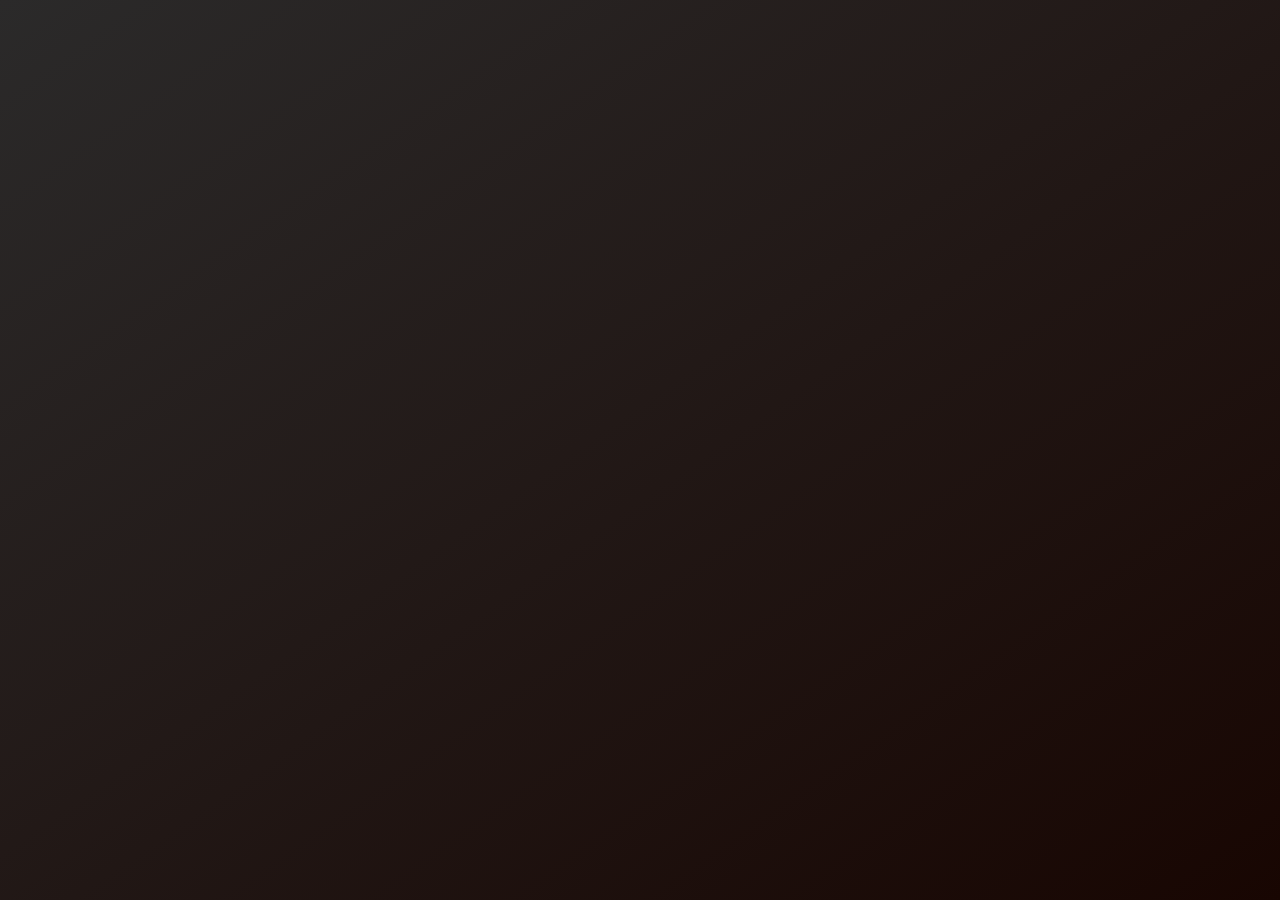
<file: index.html>
<!DOCTYPE html>
<html lang="en">

<head>
  <meta charset="UTF-8">
  <meta name="viewport" content="width=device-width, initial-scale=1.0">
  <title>Voice Melon - AIIX (Ethan)</title>
  <link rel="icon" type="image/svg+xml" href="vite.svg" />


  <link rel="stylesheet" type="text/css" href="precheck.css">

</head>


<body>
  <div class="iframe-container">
    <iframe  allow="geolocation; microphone; *;" src="https://docker.my/voicemelon-aiix"></iframe>
  </div>

</body>

</html>
</file>
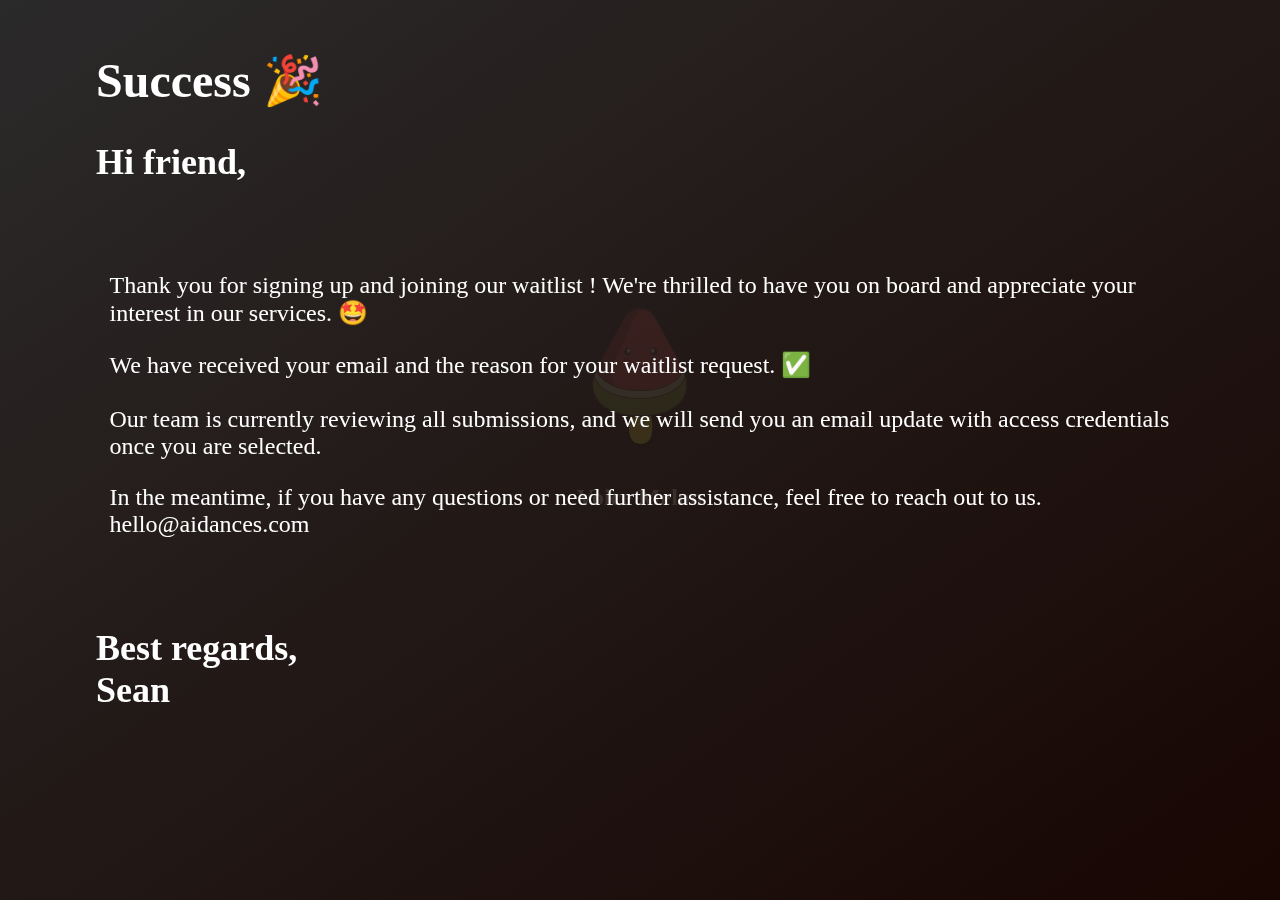
<file: received.html>
<!DOCTYPE html>
<html lang="en">

<head>
  <meta charset="UTF-8">
  <meta name="viewport" content="width=device-width, initial-scale=1.0">
  <title>Your Virtual Melon</title>

  <link rel="stylesheet" type="text/css" href="precheck.css">

</head>


<body class="received xlarge">
  <h1> Success 🎉</h1>
  <h2>
    Hi <span id="username">friend</span>,</h2>
  <div class="leftindent">
    <p>


      Thank you for signing up and joining our waitlist ! We're thrilled to have you on board and appreciate your
      interest
      in our services. 🤩
    </p>
    <p>
      We have received your email and the reason
      for your waitlist request. ✅
      <br /> <br /> Our team is currently reviewing all
      submissions, and we will send you an email
      update with access credentials once you are selected.

    </p>
    <p>
      In the meantime, if you have any questions
      or need further assistance,
      feel free to reach out to us.
      <br />hello@aidances.com

    </p>
  </div>
  <h2>
    Best regards,<br />
    Sean
  </h2>

  <div id="backgroundSplashContainer" class="background-splash" style=" 
  position: fixed;
  opacity: .11;
    z-index: -1;
    margin: 0 auto;
    top: 34vh;
    text-align: center; 
    transform: translateX(-50%);
    left: 50%;" class="logo-fixed">
    <img src="vite.svg" style=" max-width: 140px;  " />
    <h4> Voice Melon</h4>
  </div>
  <script>
    const urlParams = new URLSearchParams(window.location.search);
    const username = urlParams.get('username');
    if (username) {
      document.getElementById('username').textContent = username;
    }
  </script>
  </script>
</body>

</html>
</file>
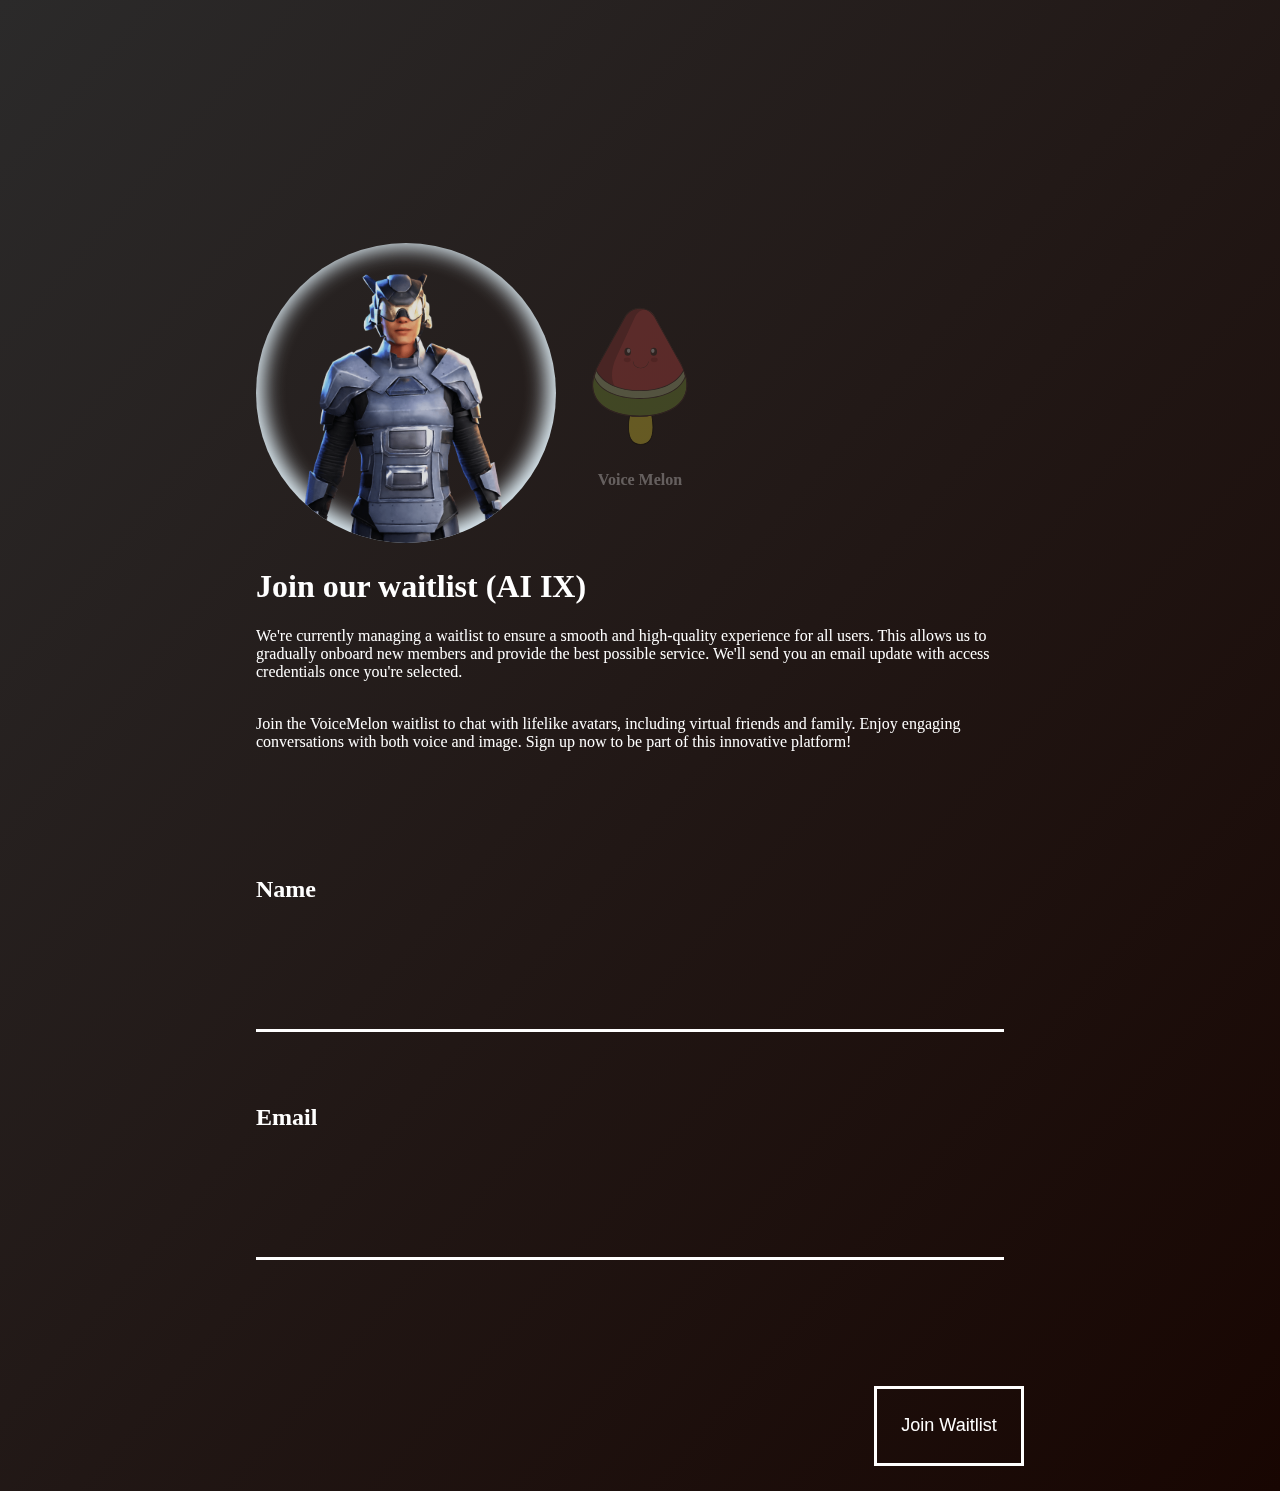
<file: waitlist.html>
<!DOCTYPE html>
<html lang="en">

<head>
  <meta charset="UTF-8">
  <meta name="viewport" content="width=device-width, initial-scale=1.0">
  <title> Voice Melon- AIIX</title>

  <link rel="stylesheet" type="text/css" href="./precheck.css">

</head>


<body>

  <script>
    let submitted = false;
    function toggleContainer() {
      document.getElementById('passwordContainer').classList.add('hidden')
      document.getElementById('waitlistContainer').classList.remove('hidden')
    }
    function doRedirect() {
      const username = document.getElementById('username').value
      window.location = "received.html?username=" + username
    }

    /**
     * Validates the waitlist form by checking if the user has entered their name and a valid email address.
     * If validation fails, an alert box is shown with an appropriate message.
     * @return {boolean} true if the form is valid, false otherwise
     */
    function validateForm() {
      const name = document.getElementById("username").value;
      const email = document.getElementById("email").value;

      if (name == "") {
        alert("Please enter your name");
        return false;
      }

      var emailRegex = /^[a-zA-Z0-9._%+-]+@[a-zA-Z0-9.-]+\.[a-zA-Z]{2,}$/;
      if (!emailRegex.test(email)) {
        alert("Please enter a valid email address");
        return false;
      }

      submitted = true
      return true;


    }
  </script>


  <!-- A simple cincai static html , nothing here can ciow -->


  <iframe id=hidden_iframe name=hidden_iframe onload='submitted&&(doRedirect())' style=display:none></iframe>

  <div id="waitlistContainer" class="  waitlist">
    <img src='humanoid.png' class="humanoid" />
    <h1> Join our waitlist (AI IX)</h1>

    <p>We're currently managing a waitlist to ensure a smooth and high-quality experience for all users. This allows us
      to gradually onboard new members and provide the best possible service. We'll send you an email update with access
      credentials once you're selected.</p>

    <!-- <h6>For General Users:</h6> -->
    <p> <br /> Join the VoiceMelon waitlist to chat with lifelike avatars, including virtual friends and family. Enjoy
      engaging conversations with both voice and image. Sign up now to be part of this innovative platform! </p>

    <h6 class="hidden">What is voicemelon? </h6>
    <p class="hidden"> Voicemelon is a voice technology company that specializes in creating interactive voice
      experiences for brands and businesses. They focus on developing voice applications for smart speakers, voice
      assistants, and other voice-enabled devices. Voicemelon's services typically include:

      Voice App Development: Creating custom voice applications (also known as "skills" or "actions") for platforms like
      Amazon Alexa, Google Assistant, and Apple Siri.
      Voice UX Design: Designing user-friendly voice interfaces to ensure a seamless and engaging experience for users.
      Content Creation: Producing high-quality content tailored for voice interactions, such as audio stories, games,
      and educational content.
      Integration Services: Integrating voice capabilities into existing digital ecosystems, such as websites, mobile
      apps, and CRM systems.
      Analytics and Optimization: Providing tools and insights to track the performance of voice applications and
      optimize them for better user engagement.
    </p>


    <h6 class="hidden">For Engineers & Developers </h6>
    <p class="hidden"> Join the VoiceMelon waitlist and access our source code for your AI projects. Unlock faster
      agentic ai development with our platform engineering solutions, cutting release times by up to 3x</p>
    <div>
      <form class="form" method=post onsubmit="return validateForm()" target=hidden_iframe
        action="https://docs.google.com/forms/d/e/1FAIpQLSe0uJ0LoxmnkvDP60E8AujzWCI1s_61Hv9110mzC4lwNA_0rw/formResponse">

        <p>
        <h2>Name
        </h2>
        <input id="username" type="text" name="entry.2130509111" value="" />
        </p>
        <p>
        <h2>Email
        </h2>
        <input id="email" type="text" name="entry.51541838" value="">
        </p>


        <input type="submit" value="Join Waitlist" />
      </form>
      <p><br /><br /> <br /></p>
    </div>
  </div>

  <div id="backgroundSplashContainer" class="background-splash" style=" 
  position: fixed;
    z-index: -1;
    margin: 0 auto;
    top: 34vh; opacity: .3;
    text-align: center; 
    transform: translateX(-50%);
    left: 50%;" class="logo-fixed">
    <img src="./vite.svg" style=" max-width: 140px;  " />
    <h4> Voice Melon</h4>
  </div>
  <script>
    // onload
    document.getElementById('passwordContainer').classList.add('hidden')
    setTimeout(() => {
      document.getElementById('passwordContainer').classList.remove('hidden')
      document.getElementById('backgroundSplashContainer').classList.add('lowopacity')
    }, 1450);
  </script>
</body>

</html>
</file>
<file: precheck.css>
form {
     text-align: center;
 }

 html {

     background: linear-gradient(to bottom right, #2b2a2a, #180602);
     min-height: 100vh;
 }

 body {
     width: 85vw;
     margin: 0 auto;
     margin-top: 27vh;
     /* background-color: #d2ba9e; */
     color: #fff !important;
 
 }

 textarea,
 input[type="text"],
 input[type="password"] {
     background: transparent;
     border: none;
     color: #fff;
     border-bottom: solid 3px;
     width: 100%;
     display: block;
     margin-bottom: 8vh;
     margin-top: 6vh;
     padding: 22px;
     font-size: x-large;
 }

 input[type=submit] {

     margin-top: 6vh;
     border: none;
     width: 80px;
     height: 45px;


     width: 150px;
     font-size: large;
     height: 80px;
     background: transparent;
     border: solid #fff;
     float: right;
     color: #fff !important;
     margin-bottom: 25px;
 }

 * {
     outline: none;
 }

 input:focus {
     border-width: 6.7px;

 }

 .xlarge {
     font-size: x-large
 }

 .received {

     margin: 0 auto;
     padding: 20px;
 }

 /* fieldset{
    max-width: 60vw;
    margin:0 auto;
 } */
 .waitlist {

     max-width: 60vw;
     margin: 0 auto;

     textarea,
     input[type="text"],
     input[type="password"] {

         width: 55vw;

     }
 }

 form {
     margin-top: 125px;
     margin-bottom: 25px;
 }

 h2 {
     text-align: left;
     margin-top: 20px;
     font-weight: bold;
 }

 .hidden {
     display: none;
 }

 .lowopacity {
     opacity: .11;
 }
 .clickable{
    cursor: pointer; 
 }
 .clickable:hover{
    opacity: .5;
 }

 .leftindent{
    margin-bottom:89px;
    margin-top:89px;
    margin-left:13.5px
 }

 .humanoid{
    box-shadow: inset -1px -4px 20px 8px #e2f1f9;
    border-radius: 60%;
    max-width: 300px;
 }
/* Hide the horizontal scrollbar */
::-webkit-scrollbar:horizontal {
    height: 0px;
  }
  
  *::-webkit-scrollbar {
    width: 4.5px;
    /* Adjust the width as desired */
  }
  
  *::-webkit-scrollbar-thumb {
    background-color: rgba(255, 255, 255, 0.822);
    background-color: rgba(158, 240, 103, 0.865);
    background-color: rgba(103, 240, 224, 0.865);
    /* Semi-transparent dark gray */
    border-radius: 3.5px;
    /* Optional: Add rounded corners */
  }
  
  *::-webkit-scrollbar-track {
    background-color: transparent;
    /* Make the track transparent */
  }
 
    .iframe-container {
         width: 100%;
   
    }

    .iframe-container iframe {
        position: absolute;
        top: 0;
        left: 0;
        width: 100%;
        height: 100%;
        border: none;
    }
</file>
